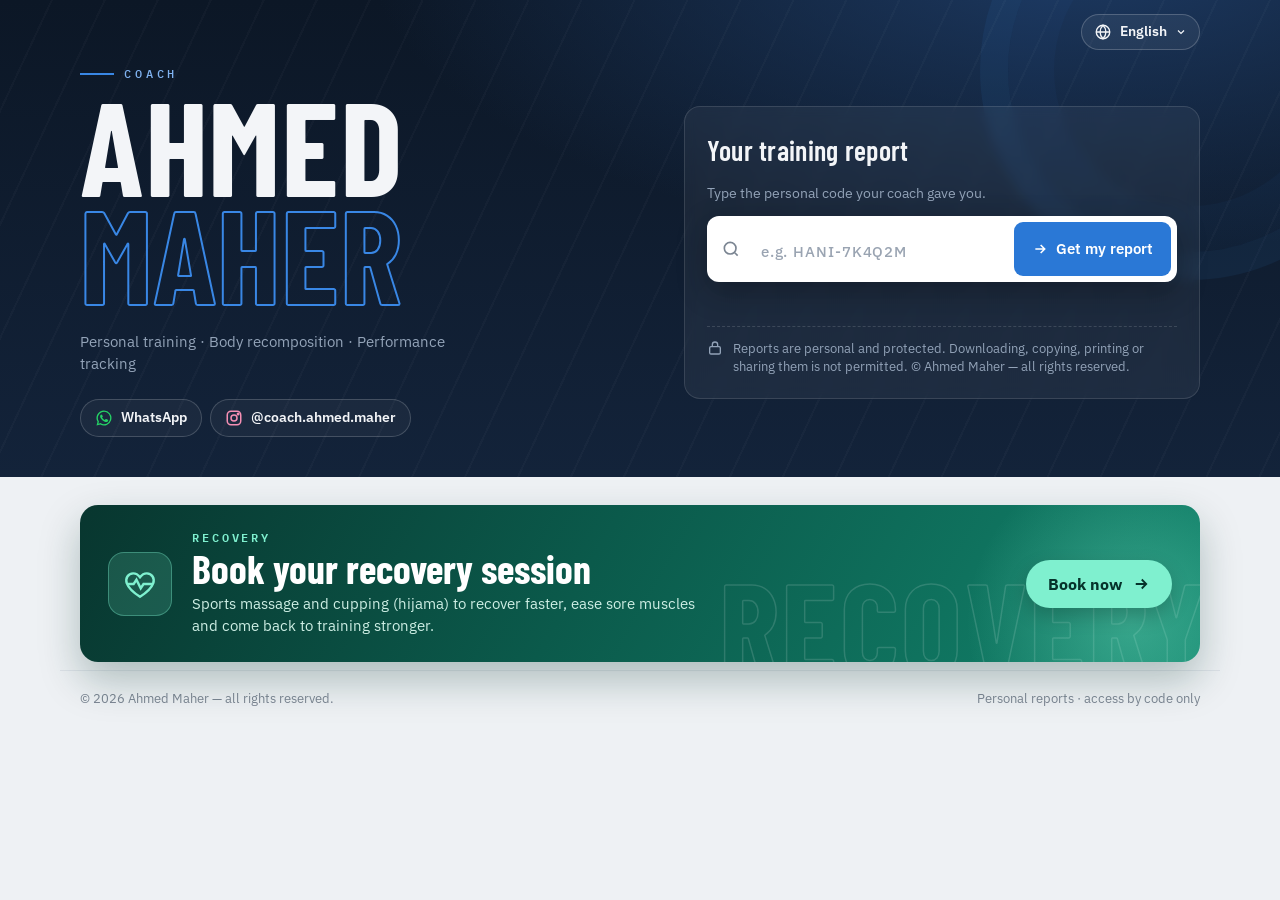
<file: index.html>
<!DOCTYPE html>
<html lang="en">
<head>
<meta charset="utf-8">
<meta name="viewport" content="width=device-width, initial-scale=1">
<meta name="robots" content="noindex, nofollow">
<title>Ahmed Maher Client Reports</title>
<link rel="preconnect" href="https://fonts.googleapis.com">
<link rel="preconnect" href="https://fonts.gstatic.com" crossorigin>
<link href="https://fonts.googleapis.com/css2?family=Barlow+Condensed:wght@500;600;700&family=IBM+Plex+Sans:wght@400;500;600&family=IBM+Plex+Sans+Arabic:wght@400;500;600;700&family=Noto+Sans+Devanagari:wght@400;500;600;700&family=IBM+Plex+Mono:wght@500;600&display=swap" rel="stylesheet">
<link rel="stylesheet" href="assets/style.css">
</head>
<body>
<section class="band">
  <div class="plate" aria-hidden="true"></div>
  <div class="langbar">
    <div class="langwrap">
      <button type="button" class="globe" id="globe" aria-haspopup="true" aria-expanded="false" aria-controls="langmenu">
        <svg width="18" height="18" viewBox="0 0 24 24" fill="none" stroke="currentColor" stroke-width="1.8" aria-hidden="true"><circle cx="12" cy="12" r="9"/><path d="M3 12h18M12 3c2.6 2.6 3.9 5.6 3.9 9s-1.3 6.4-3.9 9c-2.6-2.6-3.9-5.6-3.9-9S9.4 5.6 12 3Z"/></svg>
        <span id="langname">English</span>
        <svg width="12" height="12" viewBox="0 0 24 24" fill="none" stroke="currentColor" stroke-width="2.4" aria-hidden="true"><path d="m6 9 6 6 6-6"/></svg>
      </button>
      <div class="langmenu" id="langmenu" role="menu" hidden></div>
    </div>
  </div>
  <div class="band-in">
    <div class="mark">
      <span class="role" data-i="role">Coach</span>
      <h1 class="word" dir="ltr"><span class="solid" id="first">AHMED</span><span class="outline" id="last">MAHER</span></h1>
      <p class="tagline" data-i="tagline"></p>
      <div class="contact" id="contact"></div>
    </div>
    <form class="finder" id="finder" autocomplete="off">
      <h2 data-i="findTitle">Your training report</h2>
      <p data-i="findSub">Type the personal code your coach gave you.</p>
      <label for="code" style="position:absolute;left:-9999px" data-i="codeLabel">Client code</label>
      <div class="search" dir="ltr">
        <svg class="sicon" width="20" height="20" viewBox="0 0 24 24" fill="none" stroke="#7b8592" stroke-width="2" aria-hidden="true"><circle cx="11" cy="11" r="7"/><path d="m20 20-3.5-3.5"/></svg>
        <input id="code" name="code" placeholder="e.g. HANI-7K4Q2M" maxlength="40" spellcheck="false" autocapitalize="characters">
        <button type="submit" id="go"><svg width="16" height="16" viewBox="0 0 24 24" fill="none" stroke="currentColor" stroke-width="2.4" aria-hidden="true"><path d="M5 12h14M13 6l6 6-6 6"/></svg><span data-i="go">Get my report</span></button>
      </div>
      <div class="msg" id="msg" role="status" aria-live="polite"></div>
      <div class="legal">
        <svg width="16" height="16" viewBox="0 0 24 24" fill="none" stroke="currentColor" stroke-width="2" aria-hidden="true"><rect x="4" y="10" width="16" height="11" rx="2"/><path d="M8 10V7a4 4 0 0 1 8 0v3"/></svg>
        <span id="legal"></span>
      </div>
    </form>
  </div>
</section>

<main id="report" hidden></main>

<section class="adwrap">
  <a class="ad" id="ad" target="_blank" rel="noopener">
    <span class="ad-bg" aria-hidden="true">RECOVERY</span>
    <span class="ad-icon" aria-hidden="true">
      <svg width="34" height="34" viewBox="0 0 24 24" fill="none" stroke="currentColor" stroke-width="1.7"><path d="M12 21s-7.5-4.6-9.3-9.4C1.4 8 3.6 4.5 7.2 4.5c2 0 3.6 1.1 4.8 2.7 1.2-1.6 2.8-2.7 4.8-2.7 3.6 0 5.8 3.5 4.5 7.1C19.5 16.4 12 21 12 21Z"/><path d="M3.5 12h4l2-3 3 6 2-3h6"/></svg>
    </span>
    <span class="ad-text">
      <span class="ad-eyebrow" data-i="adEyebrow">Recovery</span>
      <span class="ad-title" data-i="adTitle">Book your recovery session</span>
      <span class="ad-sub" data-i="adText"></span>
    </span>
    <span class="ad-btn"><span data-i="adBtn">Book now</span>
      <svg class="arr" width="18" height="18" viewBox="0 0 24 24" fill="none" stroke="currentColor" stroke-width="2.4" aria-hidden="true"><path d="M5 12h14M13 6l6 6-6 6"/></svg></span>
  </a>
</section>

<footer class="sitefoot"><span id="copy"></span><span data-i="foot2">Personal reports · access by code only</span></footer>
<div id="tip" role="tooltip"></div>

<script src="assets/config.js"></script>
<script src="assets/i18n.js"></script>
<script src="assets/crypto.js"></script>
<script src="assets/report.js"></script>
<script>
(function () {
  const S = window.SITE, $ = id => document.getElementById(id), T = I18N.t;
  let current = null, lastMsg = null;
  $("first").textContent = S.coachFirst; $("last").textContent = S.coachLast;
  $("ad").href = S.recoveryLink;

  function contact() {
    const links = [];
    if (S.whatsapp) links.push(`<a class="wa" href="https://wa.me/${S.whatsapp.replace(/\D/g, "")}" target="_blank" rel="noopener"><svg width="18" height="18" viewBox="0 0 24 24" fill="currentColor" aria-hidden="true"><path d="M12 2a10 10 0 0 0-8.6 15.1L2 22l5-1.3A10 10 0 1 0 12 2Zm0 18.2a8.2 8.2 0 0 1-4.2-1.2l-.3-.2-3 .8.8-2.9-.2-.3A8.2 8.2 0 1 1 12 20.2Zm4.5-6.1c-.2-.1-1.5-.7-1.7-.8s-.4-.1-.6.1-.7.8-.8 1-.3.2-.5.1a6.7 6.7 0 0 1-3.3-2.9c-.3-.4.2-.4.7-1.4a.5.5 0 0 0 0-.5l-.8-1.8c-.2-.5-.4-.4-.6-.4h-.5a1 1 0 0 0-.7.3 3 3 0 0 0-.9 2.2 5.2 5.2 0 0 0 1.1 2.7 11.8 11.8 0 0 0 4.5 4c1.7.7 2.4.8 3.2.6a2.8 2.8 0 0 0 1.8-1.3 2.3 2.3 0 0 0 .2-1.3c-.1-.1-.3-.2-.6-.3Z"/></svg><span>${T("wa")}</span></a>`);
    if (S.instagram) links.push(`<a class="ig" href="https://www.instagram.com/${S.instagram.replace(/^@/, "")}/" target="_blank" rel="noopener"><svg width="18" height="18" viewBox="0 0 24 24" fill="none" stroke="currentColor" stroke-width="2" aria-hidden="true"><rect x="3" y="3" width="18" height="18" rx="5"/><circle cx="12" cy="12" r="4"/><circle cx="17.5" cy="6.5" r="1" fill="currentColor"/></svg><span dir="ltr">@${S.instagram.replace(/^@/, "")}</span></a>`);
    $("contact").innerHTML = links.join("");
  }

  function apply() {
    const l = I18N.lang, name = T("coach");
    document.documentElement.lang = l === "fil" ? "fil" : l;
    document.documentElement.dir = I18N.dir();
    document.querySelectorAll("[data-i]").forEach(n => n.textContent = T(n.dataset.i));
    $("legal").textContent = T("legal", { name });
    $("copy").textContent = T("foot", { year: new Date().getFullYear(), name });
    $("langname").textContent = I18N.langs[l]._name;
    $("langmenu").innerHTML = I18N.order.map(k => `<button type="button" role="menuitemradio" aria-checked="${k === l}" data-l="${k}" lang="${k}" dir="${I18N.langs[k]._dir}">${I18N.langs[k]._name}${k === l ? " ✓" : ""}</button>`).join("");
    contact();
    if (lastMsg) setMsg(...lastMsg);
    if (current) draw();
  }
  function setMsg(kind, key, vars) { lastMsg = [kind, key, vars]; $("msg").className = "msg" + (kind === "ok" ? " ok" : ""); $("msg").textContent = key ? T(key, vars) : ""; }

  /* language menu */
  const menu = $("langmenu"), globe = $("globe");
  const closeMenu = () => { menu.hidden = true; globe.setAttribute("aria-expanded", "false"); };
  globe.addEventListener("click", e => { e.stopPropagation(); const open = menu.hidden; menu.hidden = !open; globe.setAttribute("aria-expanded", String(open)); if (open) menu.querySelector("button")?.focus(); });
  menu.addEventListener("click", e => { const b = e.target.closest("button[data-l]"); if (!b) return; I18N.set(b.dataset.l); closeMenu(); apply(); globe.focus(); });
  document.addEventListener("click", e => { if (!e.target.closest(".langwrap")) closeMenu(); });
  document.addEventListener("keydown", e => { if (e.key === "Escape" && !menu.hidden) { closeMenu(); globe.focus(); } });

  /* protection */
  document.addEventListener("contextmenu", e => e.preventDefault());
  document.addEventListener("keydown", e => { if ((e.ctrlKey || e.metaKey) && ["s", "p", "c"].includes(e.key.toLowerCase()) && e.target.id !== "code") e.preventDefault(); });

  function draw() {
    Report.render($("report"), current, () => { current = null; $("report").hidden = true; $("report").innerHTML = ""; $("code").value = ""; setMsg("", ""); window.scrollTo({ top: 0, behavior: "smooth" }); });
    $("report").hidden = false;
  }
  async function open(code) {
    const btn = $("go"), c = Vault.normCode(code);
    if (c.length < 4) { setMsg("", "msgShort"); return; }
    btn.disabled = true; setMsg("ok", "msgChecking");
    try {
      const id = await Vault.reportId(c);
      const res = await fetch("reports/" + id + ".json", { cache: "no-store" });
      if (!res.ok) throw new Error("nf");
      current = await Vault.decryptReport(c, await res.json());
      setMsg("ok", "msgReady", { name: current.client });
      draw();
      $("report").scrollIntoView({ behavior: "smooth", block: "start" });
    } catch (e) { setMsg("", "msgNotFound"); }
    finally { btn.disabled = false; }
  }
  $("finder").addEventListener("submit", e => { e.preventDefault(); open($("code").value); });
  apply();
})();
</script>
</body>
</html>
</file>
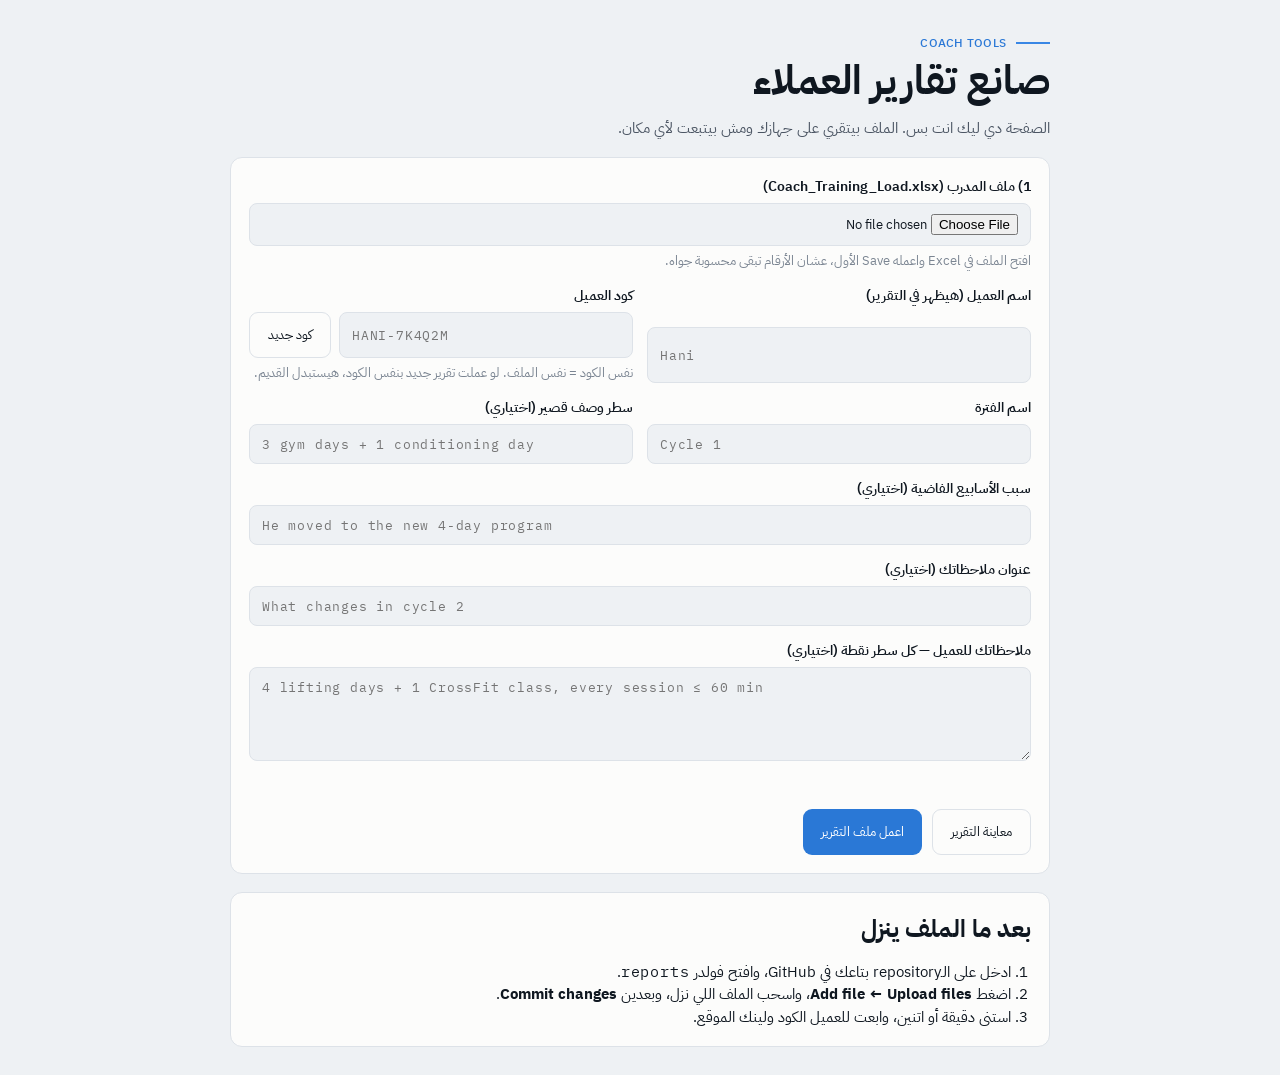
<file: admin.html>
<!DOCTYPE html>
<html lang="ar" dir="rtl">
<head>
<meta charset="utf-8">
<meta name="viewport" content="width=device-width, initial-scale=1">
<meta name="robots" content="noindex, nofollow">
<title>Report Maker</title>
<link rel="preconnect" href="https://fonts.googleapis.com">
<link rel="preconnect" href="https://fonts.gstatic.com" crossorigin>
<link href="https://fonts.googleapis.com/css2?family=Barlow+Condensed:wght@500;600;700&family=IBM+Plex+Sans:wght@400;500;600&family=IBM+Plex+Sans+Arabic:wght@400;500;600&family=IBM+Plex+Mono:wght@500;600&display=swap" rel="stylesheet">
<link rel="stylesheet" href="assets/style.css">
<style>
  body{-webkit-user-select:auto;user-select:auto}
  .adm{max-width:860px;margin:0 auto;padding:28px 20px;display:grid;gap:18px;font-family:"IBM Plex Sans Arabic",var(--body)}
  .adm h1{font-size:40px}
  .box{background:var(--card);border:1px solid var(--line);border-radius:12px;padding:18px;display:grid;gap:14px}
  .row{display:grid;gap:6px}
  .row label{font-weight:600;font-size:14px}
  .row small{color:var(--muted);font-size:12.5px}
  .row input,.row textarea{font:15px/1.4 inherit;font-family:inherit;padding:10px 12px;border:1px solid var(--line);border-radius:8px;background:var(--bg);color:var(--ink)}
  .row input:focus-visible,.row textarea:focus-visible{outline:2px solid var(--accent);outline-offset:1px}
  .ltr{direction:ltr;text-align:left;font-family:var(--mono)!important;letter-spacing:.06em}
  .two{display:grid;grid-template-columns:1fr 1fr;gap:14px}
  .btns{display:flex;flex-wrap:wrap;gap:10px}
  .btn{border:0;border-radius:9px;background:var(--accent);color:#fff;font:600 15px/1 inherit;font-family:inherit;padding:12px 18px;cursor:pointer}
  .btn.alt{background:var(--card);color:var(--ink);border:1px solid var(--line)}
  .btn:focus-visible{outline:2px solid var(--ink);outline-offset:2px}
  .out{background:var(--accent-soft);border-radius:10px;padding:14px 16px;display:none;gap:6px}
  .out code{font-family:var(--mono);direction:ltr;display:inline-block;background:var(--card);padding:2px 8px;border-radius:5px}
  .err{color:var(--crit);font-weight:600;min-height:20px}
  ol{margin:0;padding-inline-start:20px}
  @media (max-width:600px){.two{grid-template-columns:1fr}}
</style>
</head>
<body>
<div class="adm">
  <div><span class="role" style="color:var(--accent)">Coach tools</span><h1>صانع تقارير العملاء</h1>
    <p style="margin:6px 0 0;color:var(--ink-2)">الصفحة دي ليك انت بس. الملف بيتقري على جهازك ومش بيتبعت لأي مكان.</p></div>

  <div class="box">
    <div class="row"><label for="file">1) ملف المدرب (Coach_Training_Load.xlsx)</label>
      <input type="file" id="file" accept=".xlsx"><small>افتح الملف في Excel واعمله Save الأول، عشان الأرقام تبقى محسوبة جواه.</small></div>
    <div class="two">
      <div class="row"><label for="client">اسم العميل (هيظهر في التقرير)</label><input id="client" class="ltr" placeholder="Hani"></div>
      <div class="row"><label for="code">كود العميل</label>
        <div style="display:flex;gap:8px"><input id="code" class="ltr" style="flex:1" placeholder="HANI-7K4Q2M"><button class="btn alt" id="gen" type="button">كود جديد</button></div>
        <small>نفس الكود = نفس الملف. لو عملت تقرير جديد بنفس الكود، هيستبدل القديم.</small></div>
    </div>
    <div class="two">
      <div class="row"><label for="label">اسم الفترة</label><input id="label" class="ltr" placeholder="Cycle 1"></div>
      <div class="row"><label for="subtitle">سطر وصف قصير (اختياري)</label><input id="subtitle" class="ltr" placeholder="3 gym days + 1 conditioning day"></div>
    </div>
    <div class="row"><label for="empty">سبب الأسابيع الفاضية (اختياري)</label><input id="empty" class="ltr" placeholder="He moved to the new 4-day program"></div>
    <div class="row"><label for="notesTitle">عنوان ملاحظاتك (اختياري)</label><input id="notesTitle" class="ltr" placeholder="What changes in cycle 2"></div>
    <div class="row"><label for="notes">ملاحظاتك للعميل — كل سطر نقطة (اختياري)</label><textarea id="notes" rows="4" class="ltr" placeholder="4 lifting days + 1 CrossFit class, every session ≤ 60 min"></textarea></div>
    <div class="err" id="err" role="alert"></div>
    <div class="btns"><button class="btn alt" id="preview" type="button">معاينة التقرير</button><button class="btn" id="make" type="button">اعمل ملف التقرير</button></div>
    <div class="out" id="out"></div>
  </div>

  <div class="box">
    <h2 style="font-size:24px">بعد ما الملف ينزل</h2>
    <ol>
      <li>ادخل على الـrepository بتاعك في GitHub، وافتح فولدر <code class="ltr">reports</code>.</li>
      <li>اضغط <b>Add file ← Upload files</b>، واسحب الملف اللي نزل، وبعدين <b>Commit changes</b>.</li>
      <li>استنى دقيقة أو اتنين، وابعت للعميل الكود ولينك الموقع.</li>
    </ol>
  </div>
</div>
<main id="report" hidden></main>
<div id="tip" role="tooltip"></div>

<script src="assets/config.js"></script>
<script src="assets/i18n.js"></script>
<script src="assets/crypto.js"></script>
<script src="assets/xlsx-lite.js"></script>
<script src="assets/parse.js"></script>
<script src="assets/report.js"></script>
<script>
(function () {
  const $ = id => document.getElementById(id);
  let parsed = null;
  const err = t => { $("err").textContent = t || ""; };

  $("gen").addEventListener("click", () => {
    const abc = "ABCDEFGHJKMNPQRSTUVWXYZ23456789", r = crypto.getRandomValues(new Uint8Array(6));
    const base = ($("client").value || "CLIENT").toUpperCase().replace(/[^A-Z0-9]/g, "").slice(0, 8) || "CLIENT";
    $("code").value = base + "-" + [...r].map(x => abc[x % abc.length]).join("");
  });

  $("file").addEventListener("change", async () => {
    err(); parsed = null; const f = $("file").files[0]; if (!f) return;
    try {
      const wb = await XLSXLite.readWorkbook(await f.arrayBuffer());
      parsed = parseCoachFile(wb);
      if (!$("client").value && parsed.client) $("client").value = parsed.client;
      if (!parsed.weeks.some(w => w.logged)) err("الملف مفيهوش أي أسبوع متسجل فيه أوزان وتكرارات.");
    } catch (e) { err("مقدرتش أقرا الملف: " + e.message); }
  });

  function build() {
    if (!parsed) { err("اختار ملف المدرب الأول."); return null; }
    if (!$("client").value.trim()) { err("اكتب اسم العميل."); return null; }
    err();
    return { ...parsed, client: $("client").value.trim(), label: $("label").value.trim(), subtitle: $("subtitle").value.trim(),
      emptyNote: $("empty").value.trim(), notesTitle: $("notesTitle").value.trim(),
      notes: $("notes").value.split("\n").map(s => s.trim()).filter(Boolean),
      date: new Date().toLocaleDateString("en-GB", { day: "numeric", month: "short", year: "numeric" }) };
  }

  $("preview").addEventListener("click", () => {
    const data = build(); if (!data) return;
    const R = $("report"); R.hidden = false;
    Report.render(R, data, () => { R.hidden = true; R.innerHTML = ""; window.scrollTo({ top: 0 }); });
    R.scrollIntoView({ behavior: "smooth" });
  });

  $("make").addEventListener("click", async () => {
    const data = build(); if (!data) return;
    const code = Vault.normCode($("code").value);
    if (code.length < 6) { err("الكود لازم يكون 6 حروف/أرقام على الأقل. دوس «كود جديد»."); return; }
    $("code").value = code;
    const id = await Vault.reportId(code), file = await Vault.encryptReport(code, data);
    const blob = new Blob([JSON.stringify(file)], { type: "application/json" });
    const a = document.createElement("a"); a.href = URL.createObjectURL(blob); a.download = id + ".json"; document.body.appendChild(a); a.click(); a.remove();
    const o = $("out"); o.style.display = "grid";
    o.innerHTML = `<b>الملف نزل: <code>${id}.json</code></b><span>ارفعه في فولدر <code>reports</code>، وابعت للعميل الكود ده: <code>${code}</code></span>`;
  });
})();
</script>
</body>
</html>
</file>
<file: assets/style.css>
/* Layout idea: a dark brand band with the coach's wordmark and the code search, then the client's report as a light training card. */
:root{
  color-scheme: light;
  --band:#0c1726; --band-2:#13233a; --band-ink:#f3f5f8; --band-muted:#93a3b8;
  --bg:#eef1f4; --card:#fcfcfb; --ink:#0f1720; --ink-2:#4b5563; --muted:#7b8592; --line:#dde2e8;
  --accent:#2a78d6; --accent-soft:#d9e8fb; --w1:#b7d3f6; --w2:#6da7ec; --w3:#2a78d6; --w4:#184f95;
  --good:#0a8a0a; --good-bg:#e3f4e3; --warn:#9a6400; --warn-bg:#fdf1d6; --crit:#c23434; --crit-bg:#fbe5e5;
  --display:"Barlow Condensed","Arial Narrow",sans-serif; --body:"IBM Plex Sans",system-ui,sans-serif; --mono:"IBM Plex Mono",ui-monospace,monospace;
}
@media (prefers-color-scheme: dark){
  :root:not([data-theme="light"]){
    color-scheme: dark;
    --bg:#101419; --card:#191d22; --ink:#eef0f2; --ink-2:#b8bec6; --muted:#8b939d; --line:#2c3138;
    --accent:#3987e5; --accent-soft:#1b3352; --w1:#1f4673; --w2:#2f6db8; --w3:#5598e7; --w4:#9ec5f4;
    --good:#3fc43f; --good-bg:#16301a; --warn:#f2b640; --warn-bg:#3a2e12; --crit:#ef6b6b; --crit-bg:#3b1a1a;
  }
}
:root[data-theme="dark"]{
  color-scheme: dark;
  --bg:#101419; --card:#191d22; --ink:#eef0f2; --ink-2:#b8bec6; --muted:#8b939d; --line:#2c3138;
  --accent:#3987e5; --accent-soft:#1b3352; --w1:#1f4673; --w2:#2f6db8; --w3:#5598e7; --w4:#9ec5f4;
  --good:#3fc43f; --good-bg:#16301a; --warn:#f2b640; --warn-bg:#3a2e12; --crit:#ef6b6b; --crit-bg:#3b1a1a;
}
*{box-sizing:border-box}
html,body{margin:0}
body{background:var(--bg);color:var(--ink);font:15px/1.5 var(--body);-webkit-font-smoothing:antialiased;
  -webkit-user-select:none;user-select:none;-webkit-touch-callout:none}
input{-webkit-user-select:text;user-select:text}
h1,h2,h3{font-family:var(--display);margin:0;text-wrap:balance;letter-spacing:.01em}
.num{font-variant-numeric:tabular-nums}
@media print{body *{display:none!important}body::after{content:"Printing is disabled for this report.";display:block;padding:40px;font:16px sans-serif}}

/* ---------- brand band ---------- */
.band{background:radial-gradient(1200px 500px at 85% -10%,#1d3a63 0%,transparent 60%),linear-gradient(180deg,var(--band),var(--band-2));
  color:var(--band-ink);position:relative;overflow:hidden}
.band::before{content:"";position:absolute;inset:0;background:repeating-linear-gradient(115deg,transparent 0 46px,rgba(255,255,255,.025) 46px 48px);pointer-events:none}
.band-in{position:relative;max-width:1160px;margin:0 auto;padding:36px 20px 40px;display:grid;grid-template-columns:1.1fr 1fr;gap:36px;align-items:center}
.band-in>*{min-width:0}
.mark{display:grid;gap:10px}
.role{display:inline-flex;align-items:center;gap:10px;font:500 12px/1 var(--mono);letter-spacing:.32em;text-transform:uppercase;color:#7fb2f0}
.role::before{content:"";width:34px;height:2px;background:#3987e5}
.word{font-family:var(--display);font-weight:700;line-height:.82;text-transform:uppercase;font-size:clamp(64px,11vw,132px);letter-spacing:.005em}
.word .solid{display:block;color:var(--band-ink)}
.word .outline{display:block;color:transparent;-webkit-text-stroke:2px #3987e5;text-stroke:2px #3987e5}
.tagline{color:var(--band-muted);font-size:14.5px;max-width:42ch}
.plate{position:absolute;right:-120px;top:-140px;width:420px;height:420px;border-radius:50%;
  border:28px solid rgba(57,135,229,.08);box-shadow:inset 0 0 0 46px rgba(57,135,229,.04);pointer-events:none}

.finder{grid-template-columns:minmax(0,1fr);background:rgba(255,255,255,.05);border:1px solid rgba(255,255,255,.12);border-radius:16px;padding:22px;display:grid;gap:12px;backdrop-filter:blur(6px)}
.finder h2{font-size:28px;font-weight:600;color:var(--band-ink)}
.finder p{margin:0;color:var(--band-muted);font-size:14px}
.search{display:flex;gap:8px;background:#fff;border-radius:12px;padding:6px;box-shadow:0 10px 30px rgba(0,0,0,.25)}
.search input{flex:1;min-width:0;width:100%;border:0;outline:0;font:600 18px/1 var(--mono);letter-spacing:.12em;text-transform:uppercase;padding:12px 12px;color:#0f1720;background:transparent}
.search input::placeholder{color:#9aa4b2;letter-spacing:.06em;font-weight:500;text-transform:none;font-family:var(--body);font-size:15px}
.search button{border:0;border-radius:9px;background:#2a78d6;color:#fff;font:600 15px/1 var(--body);padding:0 18px;cursor:pointer;display:inline-flex;align-items:center;gap:8px;white-space:nowrap}
.search button:hover{background:#256abf}
.search button:focus-visible,.search input:focus-visible{outline:2px solid #86b6ef;outline-offset:2px}
.search button[disabled]{opacity:.7;cursor:progress}
.msg{min-height:20px;font-size:13.5px;color:#ffb4b4}
.msg.ok{color:#9be29b}
.legal{display:flex;gap:10px;align-items:flex-start;font-size:12.5px;color:var(--band-muted);border-top:1px dashed rgba(255,255,255,.14);padding-top:12px}
.legal svg{flex:none;margin-top:1px}
.contact{display:flex;flex-wrap:wrap;gap:8px}
.contact a{display:inline-flex;align-items:center;gap:8px;padding:9px 14px;border-radius:999px;text-decoration:none;font:600 13.5px/1 var(--body);color:var(--band-ink);border:1px solid rgba(255,255,255,.18);background:rgba(255,255,255,.04)}
.contact a:hover{background:rgba(255,255,255,.1)}
.contact a:focus-visible{outline:2px solid #86b6ef;outline-offset:2px}
.contact .wa svg{color:#25d366}.contact .ig svg{color:#f58fb4}

/* ---------- report ---------- */
#report{position:relative}
.wrap{max-width:1160px;margin:0 auto;padding:28px 20px 56px;display:grid;gap:20px}
.watermark{position:fixed;inset:0;pointer-events:none;z-index:5;opacity:.05}
.top{display:grid;grid-template-columns:1fr auto;gap:16px;align-items:end;border-bottom:3px solid var(--ink);padding-bottom:16px}
.eyebrow{font:500 12px/1 var(--mono);letter-spacing:.14em;text-transform:uppercase;color:var(--muted)}
.top h1{font-size:clamp(40px,6vw,64px);font-weight:700;line-height:.95;margin-top:8px}
.top h1 span{color:var(--accent)}
.meta{display:flex;flex-wrap:wrap;gap:6px 18px;color:var(--ink-2);font-size:14px;margin-top:10px}
.weeks{display:flex;gap:6px;flex-wrap:wrap}
.wk{width:62px;padding:8px 0 6px;text-align:center;border-radius:6px;background:var(--card);border:1px solid var(--line)}
.wk b{display:block;font:700 22px/1 var(--display)}
.wk small{font:500 10px/1 var(--mono);letter-spacing:.08em;color:var(--muted)}
.wk.on{background:var(--ink);color:var(--card);border-color:var(--ink)}
.wk.on small{color:var(--card);opacity:.7}
.wk.off{border-style:dashed;color:var(--muted);background:transparent}
.closebtn{justify-self:start;border:1px solid var(--line);background:var(--card);color:var(--ink);border-radius:999px;padding:7px 14px;font:600 13px/1 var(--body);cursor:pointer}
.closebtn:focus-visible{outline:2px solid var(--accent);outline-offset:2px}

.kpis{display:grid;grid-template-columns:repeat(5,1fr);gap:12px}
.kpi{background:var(--card);border:1px solid var(--line);border-radius:10px;padding:14px 16px;display:grid;gap:4px;align-content:start}
.kpi .lab{font-size:12px;color:var(--muted);text-transform:uppercase;letter-spacing:.08em;font-weight:600}
.kpi .val{font:700 38px/1 var(--display)}
.kpi .val small{font-size:18px;color:var(--ink-2);font-weight:600;margin-left:3px}
.kpi .sub{font-size:13px;color:var(--ink-2)}
.chip{display:inline-flex;align-items:center;gap:4px;font:600 12px/1 var(--body);padding:4px 8px;border-radius:999px;white-space:nowrap}
.chip.good{background:var(--good-bg);color:var(--good)}
.chip.warn{background:var(--warn-bg);color:var(--warn)}
.chip.crit{background:var(--crit-bg);color:var(--crit)}

.grid2{display:grid;grid-template-columns:1.25fr 1fr;gap:20px}
.panel{background:var(--card);border:1px solid var(--line);border-radius:12px;padding:20px 20px 16px;display:grid;gap:14px;align-content:start;min-width:0}
.panel header{display:grid;gap:4px}
.panel h2{font-size:26px;font-weight:600}
.panel header p{margin:0;color:var(--ink-2);font-size:14px;max-width:62ch}
.idx{font:500 12px/1 var(--mono);color:var(--accent);letter-spacing:.1em}
.note{font-size:12.5px;color:var(--muted);margin:0}
svg.chart{display:block;width:100%;height:auto;overflow:visible}
svg.chart text{fill:var(--ink-2);font-family:var(--body)}
.legend{display:flex;flex-wrap:wrap;gap:14px;font-size:13px;color:var(--ink-2)}
.legend i{display:inline-block;width:12px;height:12px;border-radius:3px;margin-right:6px;vertical-align:-1px}
.days{display:grid;grid-template-columns:repeat(auto-fit,minmax(240px,1fr));gap:12px}
.day{border:1px solid var(--line);border-radius:10px;padding:12px 12px 8px;display:grid;gap:6px;align-content:start}
.day h3{font-size:19px;font-weight:600}
.day .d{font:500 11px/1 var(--mono);color:var(--muted);letter-spacing:.1em}
.day .why{font-size:12px;color:var(--ink-2);margin:0}
.skips{display:flex;flex-wrap:wrap;gap:8px}
.skip{border:1px solid var(--line);border-left:3px solid var(--crit);border-radius:6px;padding:7px 10px;font-size:13px;background:var(--card)}
.skip b{font-weight:600}
.skip span{display:block;font-size:11.5px;color:var(--muted)}
.fix{border-radius:10px;background:var(--accent-soft);padding:14px 16px;display:grid;gap:6px}
.fix h3{font-size:20px}
.fix ul{margin:0;padding-left:18px}
.tablebox{overflow-x:auto}
table{border-collapse:collapse;width:100%;font-size:13.5px;min-width:760px}
th,td{padding:8px 10px;border-bottom:1px solid var(--line);text-align:right;font-variant-numeric:tabular-nums;white-space:nowrap}
th:first-child,td:first-child,th:nth-child(2),td:nth-child(2){text-align:left}
thead th{font:600 12px/1.2 var(--body);text-transform:uppercase;letter-spacing:.06em;color:var(--muted);background:var(--card)}
td.dim{color:var(--muted)}
.daytag{font:500 11px/1 var(--mono);color:var(--muted);margin-right:6px}
.up{color:var(--good);font-weight:600}.down{color:var(--crit);font-weight:600}
#tip{position:fixed;pointer-events:none;background:var(--ink);color:var(--card);padding:8px 10px;border-radius:6px;font-size:12.5px;line-height:1.4;opacity:0;transition:opacity .12s;z-index:20;max-width:260px}
.hit{cursor:pointer}
.hit:hover .mk{filter:brightness(1.12)}
.hit:focus{outline:none}
.hit:focus .mk{stroke:var(--ink);stroke-width:1.5}
.sitefoot{color:var(--muted);font-size:12.5px;max-width:1160px;margin:0 auto;padding:18px 20px 32px;display:flex;flex-wrap:wrap;justify-content:space-between;gap:8px;border-top:1px solid var(--line)}

@media (max-width:960px){.band-in{grid-template-columns:1fr;gap:26px}.kpis{grid-template-columns:repeat(3,1fr)}.grid2{grid-template-columns:1fr}}
@media (max-width:600px){.kpis{grid-template-columns:repeat(2,1fr)}.top{grid-template-columns:1fr}.kpi .val{font-size:32px}.search button span{display:none}.search button{padding:0 14px}}
@media (prefers-reduced-motion:reduce){#tip{transition:none}}

/* ---------- languages ---------- */
:root{--display:"Barlow Condensed","IBM Plex Sans Arabic","Noto Sans Devanagari","Arial Narrow",sans-serif;--body:"IBM Plex Sans","IBM Plex Sans Arabic","Noto Sans Devanagari",system-ui,sans-serif}
html[lang="ar"] body{font-family:"IBM Plex Sans Arabic","IBM Plex Sans",system-ui,sans-serif}
html[lang="hi"] body{font-family:"Noto Sans Devanagari","IBM Plex Sans",system-ui,sans-serif}
html[lang="ar"] h1:not(.word),html[lang="ar"] h2,html[lang="ar"] h3{font-family:"IBM Plex Sans Arabic",sans-serif;font-weight:700;letter-spacing:0}
html[lang="hi"] h1:not(.word),html[lang="hi"] h2,html[lang="hi"] h3{font-family:"Noto Sans Devanagari",sans-serif;font-weight:700;letter-spacing:0}
html[lang="ar"] .role,html[lang="ar"] .eyebrow,html[lang="ar"] .idx,html[lang="hi"] .role,html[lang="hi"] .eyebrow,html[lang="hi"] .idx{letter-spacing:.02em;font-family:inherit}
svg.chart{direction:ltr}
.sicon{align-self:center;margin-left:8px}
.langbar{position:relative;max-width:1160px;margin:0 auto;padding:14px 20px 0;display:flex;justify-content:flex-end;z-index:30}
.langwrap{position:relative}
.globe{display:inline-flex;align-items:center;gap:8px;border:1px solid rgba(255,255,255,.2);background:rgba(255,255,255,.06);color:var(--band-ink);border-radius:999px;padding:8px 12px;font:600 13.5px/1 var(--body);cursor:pointer}
.globe:hover{background:rgba(255,255,255,.12)}
.globe:focus-visible{outline:2px solid #86b6ef;outline-offset:2px}
.langmenu{position:absolute;inset-inline-end:0;top:calc(100% + 8px);min-width:170px;background:#fff;border-radius:12px;box-shadow:0 14px 40px rgba(0,0,0,.35);padding:6px;display:grid;gap:2px}
.langmenu[hidden]{display:none}
.langmenu button{border:0;background:transparent;text-align:start;padding:10px 12px;border-radius:8px;font:500 15px/1.2 var(--body);color:#0f1720;cursor:pointer}
.langmenu button:hover,.langmenu button:focus-visible{background:#eef3fb;outline:none}
.langmenu button[aria-checked="true"]{color:#2a78d6;font-weight:700}
.band-in{padding-top:18px}

/* ---------- recovery banner ---------- */
.adwrap{max-width:1160px;margin:0 auto;padding:28px 20px 8px}
.ad{position:relative;overflow:hidden;display:grid;grid-template-columns:auto 1fr auto;gap:20px;align-items:center;text-decoration:none;color:#fff;
  padding:26px 28px;border-radius:18px;background:linear-gradient(120deg,#08362f 0%,#0b5a4b 45%,#12846c 100%);
  box-shadow:0 18px 40px rgba(8,54,47,.28);isolation:isolate;transition:transform .2s,box-shadow .2s}
.ad:hover{transform:translateY(-2px);box-shadow:0 24px 50px rgba(8,54,47,.36)}
.ad:focus-visible{outline:3px solid #7ff0cf;outline-offset:3px}
.ad::after{content:"";position:absolute;inset:-40% -10% auto auto;width:360px;height:360px;border-radius:50%;background:radial-gradient(circle,rgba(127,240,207,.35),transparent 65%);z-index:-1}
.ad-bg{position:absolute;inset-inline-end:-10px;bottom:-26px;font:700 128px/1 "Barlow Condensed",sans-serif;letter-spacing:.02em;color:transparent;-webkit-text-stroke:1.5px rgba(255,255,255,.14);z-index:-1;pointer-events:none;white-space:nowrap}
.ad-icon{width:64px;height:64px;border-radius:16px;display:grid;place-items:center;background:rgba(127,240,207,.16);color:#7ff0cf;border:1px solid rgba(127,240,207,.35)}
.ad-text{display:grid;gap:4px;min-width:0}
.ad-eyebrow{font:600 12px/1 var(--mono);letter-spacing:.24em;text-transform:uppercase;color:#7ff0cf}
html[lang="ar"] .ad-eyebrow,html[lang="hi"] .ad-eyebrow{letter-spacing:.04em;font-family:inherit}
.ad-title{font:700 clamp(28px,4vw,40px)/1.05 var(--display);text-wrap:balance}
html[lang="ar"] .ad-title{font-family:"IBM Plex Sans Arabic",sans-serif;font-size:clamp(24px,3.4vw,34px)}
html[lang="hi"] .ad-title{font-family:"Noto Sans Devanagari",sans-serif;font-size:clamp(22px,3.2vw,32px)}
.ad-sub{font-size:14.5px;color:#cdeee4;max-width:58ch}
.ad-btn{display:inline-flex;align-items:center;gap:10px;background:#7ff0cf;color:#06332b;font:700 16px/1 var(--body);padding:15px 22px;border-radius:999px;white-space:nowrap;box-shadow:0 8px 20px rgba(0,0,0,.2)}
.ad:hover .ad-btn{background:#a6f6df}
html[dir="rtl"] .arr{transform:scaleX(-1)}
@media (max-width:700px){.ad{grid-template-columns:auto 1fr;padding:22px}.ad-btn{grid-column:1/-1;justify-content:center}.ad-icon{width:52px;height:52px}.ad-bg{font-size:90px}}
@media (prefers-reduced-motion:reduce){.ad{transition:none}.ad:hover{transform:none}}
</file>
